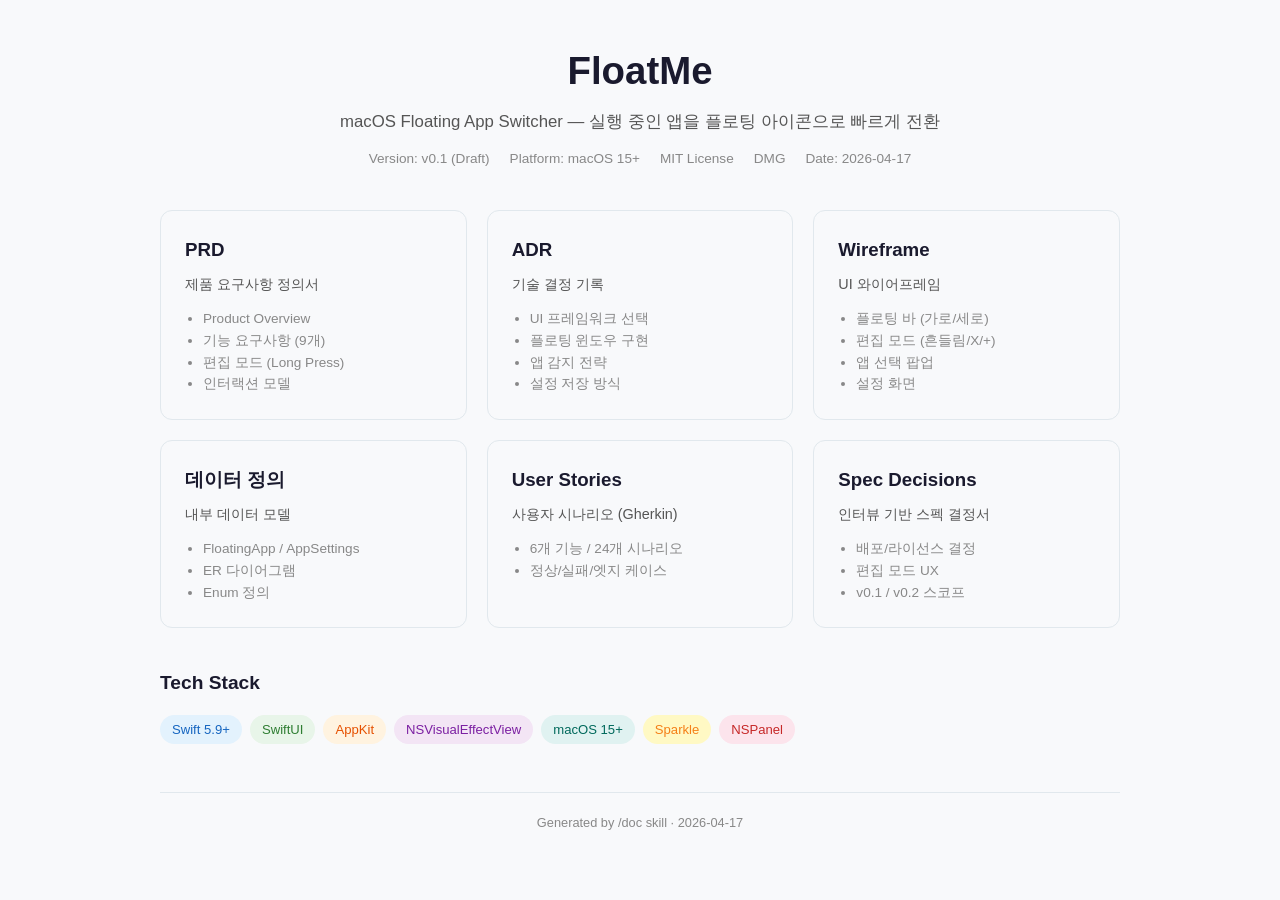
<file: docs/index.html>
<!DOCTYPE html>
<html lang="ko">
<head>
  <meta charset="UTF-8">
  <meta name="viewport" content="width=device-width, initial-scale=1.0">
  <title>FloatMe — Design Documents</title>
  <link rel="stylesheet" href="styles/common.css">
  <style>
    body { display: flex; justify-content: center; padding: 40px 20px; }
    .index-container { max-width: 960px; width: 100%; }
    .index-header { text-align: center; margin-bottom: 40px; }
    .index-header h1 { font-size: 2.4rem; margin-bottom: 8px; }
    .index-header .subtitle { color: var(--text-secondary); font-size: 1.05rem; }
    .index-meta { display: flex; justify-content: center; gap: 20px; margin-top: 12px; font-size: 0.85rem; color: var(--text-light); }
  </style>
</head>
<body>
  <div class="index-container">

  <div class="index-header">
    <h1>FloatMe</h1>
    <p class="subtitle">macOS Floating App Switcher — 실행 중인 앱을 플로팅 아이콘으로 빠르게 전환</p>
    <div class="index-meta">
      <span>Version: v0.1 (Draft)</span>
      <span>Platform: macOS 15+</span>
      <span>MIT License</span>
      <span>DMG</span>
      <span>Date: 2026-04-17</span>
    </div>
  </div>

  <div style="display:grid; grid-template-columns:repeat(auto-fill, minmax(280px, 1fr)); gap:20px; margin-top:32px;">

    <div style="border:1px solid var(--border-color); border-radius:12px; padding:24px; background:var(--bg-card);">
      <h3 style="margin:0 0 8px;"><a href="prd.html" style="color:var(--text-primary); text-decoration:none;">PRD</a></h3>
      <p style="color:var(--text-secondary); font-size:0.9rem; margin:0 0 12px;">제품 요구사항 정의서</p>
      <ul style="font-size:0.85rem; color:var(--text-light); padding-left:18px; margin:0;">
        <li>Product Overview</li>
        <li>기능 요구사항 (9개)</li>
        <li>편집 모드 (Long Press)</li>
        <li>인터랙션 모델</li>
      </ul>
    </div>

    <div style="border:1px solid var(--border-color); border-radius:12px; padding:24px; background:var(--bg-card);">
      <h3 style="margin:0 0 8px;"><a href="technical-decisions.html" style="color:var(--text-primary); text-decoration:none;">ADR</a></h3>
      <p style="color:var(--text-secondary); font-size:0.9rem; margin:0 0 12px;">기술 결정 기록</p>
      <ul style="font-size:0.85rem; color:var(--text-light); padding-left:18px; margin:0;">
        <li>UI 프레임워크 선택</li>
        <li>플로팅 윈도우 구현</li>
        <li>앱 감지 전략</li>
        <li>설정 저장 방식</li>
      </ul>
    </div>

    <div style="border:1px solid var(--border-color); border-radius:12px; padding:24px; background:var(--bg-card);">
      <h3 style="margin:0 0 8px;"><a href="Wireframe/index.html" style="color:var(--text-primary); text-decoration:none;">Wireframe</a></h3>
      <p style="color:var(--text-secondary); font-size:0.9rem; margin:0 0 12px;">UI 와이어프레임</p>
      <ul style="font-size:0.85rem; color:var(--text-light); padding-left:18px; margin:0;">
        <li>플로팅 바 (가로/세로)</li>
        <li>편집 모드 (흔들림/X/+)</li>
        <li>앱 선택 팝업</li>
        <li>설정 화면</li>
      </ul>
    </div>

    <div style="border:1px solid var(--border-color); border-radius:12px; padding:24px; background:var(--bg-card);">
      <h3 style="margin:0 0 8px;"><a href="api-definition.html" style="color:var(--text-primary); text-decoration:none;">데이터 정의</a></h3>
      <p style="color:var(--text-secondary); font-size:0.9rem; margin:0 0 12px;">내부 데이터 모델</p>
      <ul style="font-size:0.85rem; color:var(--text-light); padding-left:18px; margin:0;">
        <li>FloatingApp / AppSettings</li>
        <li>ER 다이어그램</li>
        <li>Enum 정의</li>
      </ul>
    </div>

    <div style="border:1px solid var(--border-color); border-radius:12px; padding:24px; background:var(--bg-card);">
      <h3 style="margin:0 0 8px;"><a href="user-stories.html" style="color:var(--text-primary); text-decoration:none;">User Stories</a></h3>
      <p style="color:var(--text-secondary); font-size:0.9rem; margin:0 0 12px;">사용자 시나리오 (Gherkin)</p>
      <ul style="font-size:0.85rem; color:var(--text-light); padding-left:18px; margin:0;">
        <li>6개 기능 / 24개 시나리오</li>
        <li>정상/실패/엣지 케이스</li>
      </ul>
    </div>

    <div style="border:1px solid var(--border-color); border-radius:12px; padding:24px; background:var(--bg-card);">
      <h3 style="margin:0 0 8px;"><a href="SPEC-DECISIONS.md" style="color:var(--text-primary); text-decoration:none;">Spec Decisions</a></h3>
      <p style="color:var(--text-secondary); font-size:0.9rem; margin:0 0 12px;">인터뷰 기반 스펙 결정서</p>
      <ul style="font-size:0.85rem; color:var(--text-light); padding-left:18px; margin:0;">
        <li>배포/라이선스 결정</li>
        <li>편집 모드 UX</li>
        <li>v0.1 / v0.2 스코프</li>
      </ul>
    </div>

  </div>

  <div style="margin-top:40px;">
    <h2 style="font-size:1.2rem; margin-bottom:16px;">Tech Stack</h2>
    <div style="display:flex; flex-wrap:wrap; gap:8px;">
      <span style="padding:4px 12px; border-radius:20px; background:#e3f2fd; color:#1565c0; font-size:0.82rem;">Swift 5.9+</span>
      <span style="padding:4px 12px; border-radius:20px; background:#e8f5e9; color:#2e7d32; font-size:0.82rem;">SwiftUI</span>
      <span style="padding:4px 12px; border-radius:20px; background:#fff3e0; color:#e65100; font-size:0.82rem;">AppKit</span>
      <span style="padding:4px 12px; border-radius:20px; background:#f3e5f5; color:#7b1fa2; font-size:0.82rem;">NSVisualEffectView</span>
      <span style="padding:4px 12px; border-radius:20px; background:#e0f2f1; color:#00695c; font-size:0.82rem;">macOS 15+</span>
      <span style="padding:4px 12px; border-radius:20px; background:#fff9c4; color:#f57f17; font-size:0.82rem;">Sparkle</span>
      <span style="padding:4px 12px; border-radius:20px; background:#fce4ec; color:#c62828; font-size:0.82rem;">NSPanel</span>
    </div>
  </div>

  <div style="text-align:center; margin-top:48px; padding-top:20px; border-top:1px solid var(--border-color); font-size:0.8rem; color:var(--text-light);">
    Generated by /doc skill · 2026-04-17
  </div>
  </div>
</body>
</html>
</file>
<file: docs/styles/common.css>
/* common.css — /doc 스킬 공통 디자인 시스템 */

/* === CSS Custom Properties (유일한 정의처) === */
:root {
  /* 색상 */
  --color-primary: #1a1a2e;
  --color-primary-light: #16213e;
  --color-accent: #e94560;
  --color-accepted: #27ae60;
  --color-proposed: #f39c12;
  --color-deprecated: #e74c3c;
  --color-info: #2980b9;

  /* 텍스트 */
  --text-primary: #1a1a2e;
  --text-secondary: #555;
  --text-light: #888;
  --text-inverse: #fff;

  /* 배경 */
  --bg-surface: #fff;
  --bg-subtle: #f8f9fb;
  --bg-sidebar: #1a1a2e;

  /* 보더 */
  --border-color: #e1e8ed;
  --border-radius: 8px;
  --border-radius-sm: 4px;
  --border-radius-lg: 12px;

  /* 그림자 */
  --shadow-sm: 0 1px 3px rgba(0,0,0,0.08);
  --shadow-md: 0 4px 12px rgba(0,0,0,0.1);
  --shadow-lg: 0 8px 24px rgba(0,0,0,0.12);

  /* 폰트 */
  --font-sans: -apple-system, BlinkMacSystemFont, 'Segoe UI', Roboto, sans-serif;
  --font-mono: 'SFMono-Regular', Consolas, 'Liberation Mono', Menlo, monospace;
}

/* === 리셋 === */
*, *::before, *::after { box-sizing: border-box; margin: 0; padding: 0; }
html { scroll-behavior: smooth; }
body {
  font-family: var(--font-sans);
  color: var(--text-primary);
  background: var(--bg-subtle);
  line-height: 1.6;
}

/* === 레이아웃 === */
.page-wrapper {
  display: flex;
  min-height: 100vh;
}

/* === 사이드바 === */
.sidebar {
  position: fixed;
  top: 0;
  left: 0;
  width: 240px;
  height: 100vh;
  background: var(--bg-sidebar);
  color: var(--text-inverse);
  overflow-y: auto;
  padding: 20px 0;
  z-index: 100;
}
.sidebar-title {
  padding: 0 20px 12px;
  font-size: 1.1rem;
  font-weight: 700;
}
.sidebar-title a {
  color: var(--text-inverse);
  text-decoration: none;
}
.sidebar-title a:hover { opacity: 0.85; }
.sidebar-section-label {
  padding: 0 20px 16px;
  font-size: 0.75rem;
  text-transform: uppercase;
  letter-spacing: 1px;
  color: rgba(255,255,255,0.5);
}
.sidebar-menu {
  list-style: none;
  padding: 0;
}
.sidebar-menu li a {
  display: block;
  padding: 8px 20px;
  color: rgba(255,255,255,0.7);
  text-decoration: none;
  font-size: 0.88rem;
  transition: background 0.2s, color 0.2s;
  border-left: 3px solid transparent;
}
.sidebar-menu li a:hover {
  background: rgba(255,255,255,0.08);
  color: var(--text-inverse);
}
.sidebar-menu li a.active {
  color: var(--text-inverse);
  background: rgba(255,255,255,0.12);
  border-left-color: var(--color-accent);
  font-weight: 600;
}
.sidebar-home-link::before {
  content: "\2302";
  margin-right: 6px;
}
.sidebar-divider {
  height: 1px;
  background: rgba(255,255,255,0.1);
  margin: 8px 20px;
}
.sidebar-toggle {
  display: none;
  position: fixed;
  top: 12px;
  left: 12px;
  z-index: 200;
  background: var(--color-primary);
  color: var(--text-inverse);
  border: none;
  border-radius: var(--border-radius-sm);
  padding: 8px 12px;
  font-size: 1.2rem;
  cursor: pointer;
}

/* === 본문 === */
.main-content {
  margin-left: 240px;
  padding: 40px 48px;
  flex: 1;
  max-width: 960px;
}

/* === 섹션 헤더 === */
.section-header {
  margin-bottom: 32px;
  padding-bottom: 20px;
  border-bottom: 2px solid var(--border-color);
}
.section-header h1 {
  font-size: 2rem;
  font-weight: 700;
  margin-bottom: 8px;
}
.section-header p {
  color: var(--text-secondary);
  font-size: 1rem;
}

/* === 카드 === */
.card-grid {
  display: grid;
  grid-template-columns: repeat(auto-fill, minmax(280px, 1fr));
  gap: 20px;
  margin: 24px 0;
}
.card {
  background: var(--bg-surface);
  border: 1px solid var(--border-color);
  border-radius: var(--border-radius);
  padding: 24px;
  box-shadow: var(--shadow-sm);
  transition: box-shadow 0.2s, transform 0.2s;
}
.card:hover {
  box-shadow: var(--shadow-md);
  transform: translateY(-2px);
}
.card a {
  color: var(--color-info);
  text-decoration: none;
  font-weight: 600;
}
.card a:hover { text-decoration: underline; }

/* === 태그/뱃지 === */
.tag {
  display: inline-block;
  background: var(--bg-subtle);
  color: var(--text-secondary);
  border: 1px solid var(--border-color);
  border-radius: var(--border-radius-sm);
  padding: 2px 10px;
  font-size: 0.78rem;
  font-weight: 500;
  margin: 2px 4px 2px 0;
}
.status-badge {
  display: inline-block;
  padding: 3px 12px;
  border-radius: 12px;
  font-size: 0.75rem;
  font-weight: 700;
  text-transform: uppercase;
  letter-spacing: 0.5px;
}
.status-badge.accepted { background: var(--color-accepted); color: #fff; }
.status-badge.proposed { background: var(--color-proposed); color: #fff; }
.status-badge.deprecated { background: var(--color-deprecated); color: #fff; }
.status-badge.draft { background: var(--text-light); color: #fff; }
.status-badge.ready { background: var(--color-info); color: #fff; }
.status-badge.automated { background: var(--color-accepted); color: #fff; }

/* === 접기/펼치기 === */
.collapsible { margin-bottom: 12px; }
.collapsible-header {
  display: flex;
  align-items: center;
  justify-content: space-between;
  padding: 12px 16px;
  background: var(--bg-subtle);
  border: 1px solid var(--border-color);
  border-radius: var(--border-radius);
  cursor: pointer;
  font-weight: 600;
  transition: background 0.2s;
}
.collapsible-header:hover { background: #eef1f5; }
.collapsible-header::after {
  content: "\25B6";
  font-size: 0.7rem;
  transition: transform 0.2s;
}
.collapsible-header.open::after {
  content: "\25BC";
}
.collapsible-body {
  border: 1px solid var(--border-color);
  border-top: none;
  border-radius: 0 0 var(--border-radius) var(--border-radius);
  padding: 16px;
  background: var(--bg-surface);
}

/* === 코드 블록 === */
.code-block {
  background: #f5f5f8;
  border: 1px solid var(--border-color);
  border-radius: var(--border-radius);
  padding: 16px;
  overflow-x: auto;
  font-family: var(--font-mono);
  font-size: 0.85rem;
  line-height: 1.5;
  white-space: pre;
}

/* === JSON 하이라이팅 === */
.json-key { color: #8e44ad; font-weight: 600; }
.json-string { color: #27ae60; }
.json-number { color: #2980b9; }
.json-boolean { color: #e67e22; }
.json-null { color: #95a5a6; font-style: italic; }

/* === 검색 === */
.search-bar {
  width: 100%;
  padding: 10px 16px;
  border: 1px solid var(--border-color);
  border-radius: var(--border-radius);
  font-size: 0.9rem;
  background: var(--bg-surface);
  margin-bottom: 16px;
  outline: none;
  transition: border-color 0.2s;
}
.search-bar:focus { border-color: var(--color-info); }
.highlight {
  background: #fff3cd;
  padding: 1px 3px;
  border-radius: 2px;
}

/* === HTTP Method 뱃지 === */
.method-badge {
  display: inline-block;
  padding: 3px 10px;
  border-radius: var(--border-radius-sm);
  font-size: 0.75rem;
  font-weight: 700;
  font-family: var(--font-mono);
  color: #fff;
  text-transform: uppercase;
}
.method-badge.get { background: #27ae60; }
.method-badge.post { background: #2980b9; }
.method-badge.put { background: #8e44ad; }
.method-badge.patch { background: #f39c12; }
.method-badge.delete { background: #e74c3c; }

/* === 브레드크럼 === */
.breadcrumb {
  font-size: 0.85rem;
  color: var(--text-light);
  margin-bottom: 16px;
}
.breadcrumb a {
  color: var(--color-info);
  text-decoration: none;
}
.breadcrumb a:hover { text-decoration: underline; }

/* === 앵커 링크 === */
.anchor-link {
  color: var(--text-light);
  text-decoration: none;
  font-size: 0.85em;
  margin-left: 8px;
  opacity: 0;
  transition: opacity 0.2s;
}
h2:hover .anchor-link,
h3:hover .anchor-link { opacity: 1; }

/* === 테이블 === */
.striped-table {
  width: 100%;
  border-collapse: collapse;
  margin: 16px 0;
}
.striped-table th,
.striped-table td {
  padding: 10px 14px;
  text-align: left;
  border-bottom: 1px solid var(--border-color);
  font-size: 0.9rem;
}
.striped-table th {
  background: var(--bg-subtle);
  font-weight: 600;
  position: sticky;
  top: 0;
  z-index: 1;
}
.striped-table tr:nth-child(even) { background: var(--bg-subtle); }
.striped-table tr:hover { background: #eef1f5; }

/* === 다이어그램 === */
.diagram-container {
  background: var(--bg-subtle);
  border: 1px solid var(--border-color);
  border-radius: var(--border-radius);
  padding: 20px;
  margin: 20px 0;
  text-align: center;
}
.diagram-title {
  font-size: 0.8rem;
  font-weight: 600;
  color: var(--text-light);
  text-transform: uppercase;
  letter-spacing: 0.5px;
  margin-bottom: 12px;
}

/* === 알림 === */
.notice {
  padding: 14px 18px;
  border-radius: var(--border-radius);
  margin: 16px 0;
  border-left: 4px solid;
  font-size: 0.9rem;
}
.notice.info { border-left-color: var(--color-info); background: #ebf5fb; }
.notice.warn { border-left-color: var(--color-proposed); background: #fef9e7; }
.notice.success { border-left-color: var(--color-accepted); background: #e8f8f0; }

/* === 상태 닷 === */
.status-dot {
  display: inline-block;
  width: 8px;
  height: 8px;
  border-radius: 50%;
}
.status-dot.connected { background: var(--color-accepted); }
.status-dot.disconnected { background: var(--color-deprecated); }

/* === 필터 칩 === */
.filter-chips {
  display: flex;
  gap: 8px;
  flex-wrap: wrap;
  margin-bottom: 16px;
}
.filter-chip {
  padding: 6px 14px;
  border: 1px solid var(--border-color);
  border-radius: 20px;
  font-size: 0.82rem;
  cursor: pointer;
  background: var(--bg-surface);
  transition: background 0.2s, border-color 0.2s;
}
.filter-chip:hover { border-color: var(--color-info); }
.filter-chip.active {
  background: var(--color-info);
  color: #fff;
  border-color: var(--color-info);
}

/* === 복사 버튼 === */
.copy-btn {
  position: absolute;
  top: 8px;
  right: 8px;
  background: var(--bg-subtle);
  border: 1px solid var(--border-color);
  border-radius: var(--border-radius-sm);
  padding: 4px 10px;
  font-size: 0.75rem;
  cursor: pointer;
  opacity: 0;
  transition: opacity 0.2s;
}
.code-block:hover .copy-btn { opacity: 1; }
.code-block { position: relative; }

/* === 반응형 === */
@media (max-width: 768px) {
  .sidebar {
    transform: translateX(-100%);
    transition: transform 0.3s;
  }
  .sidebar.open { transform: translateX(0); }
  .sidebar-toggle { display: block; }
  .main-content {
    margin-left: 0;
    padding: 20px 16px;
    padding-top: 56px;
  }
  .card-grid {
    grid-template-columns: 1fr;
  }
}
</file>
